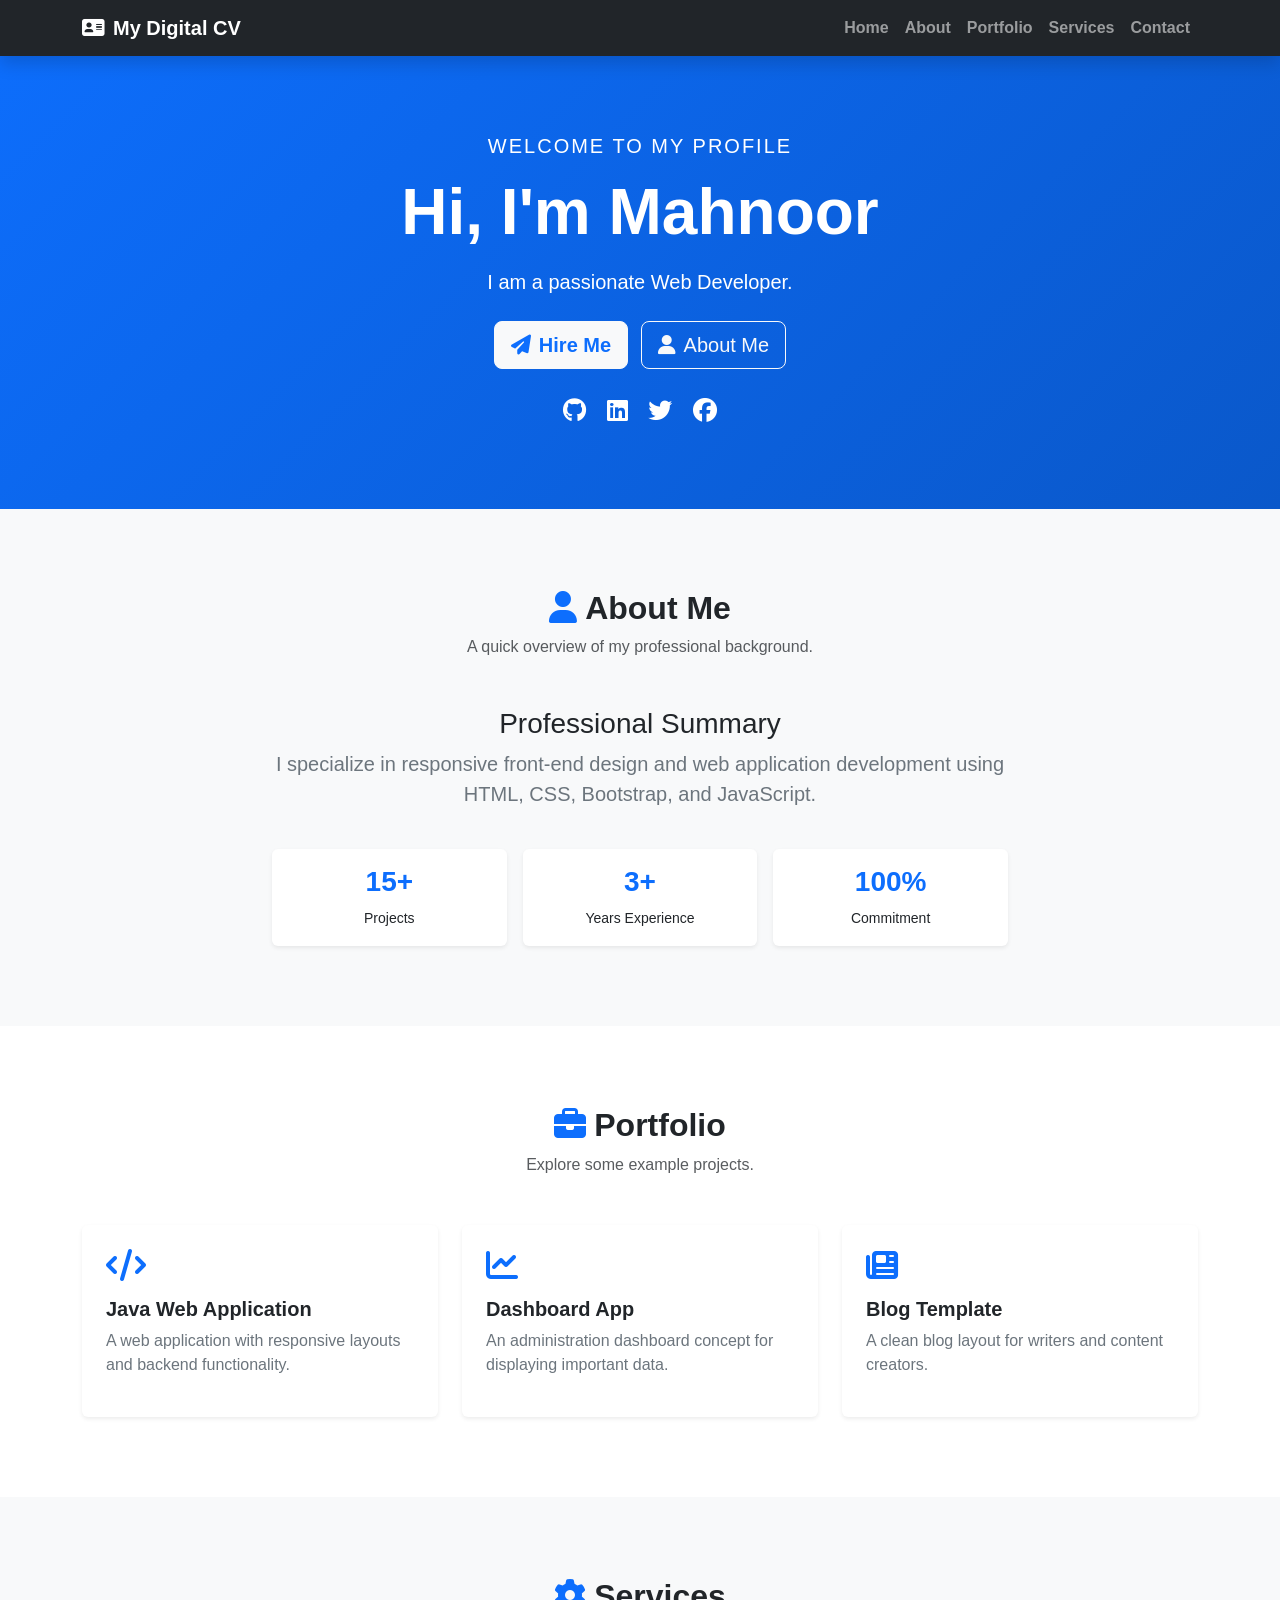
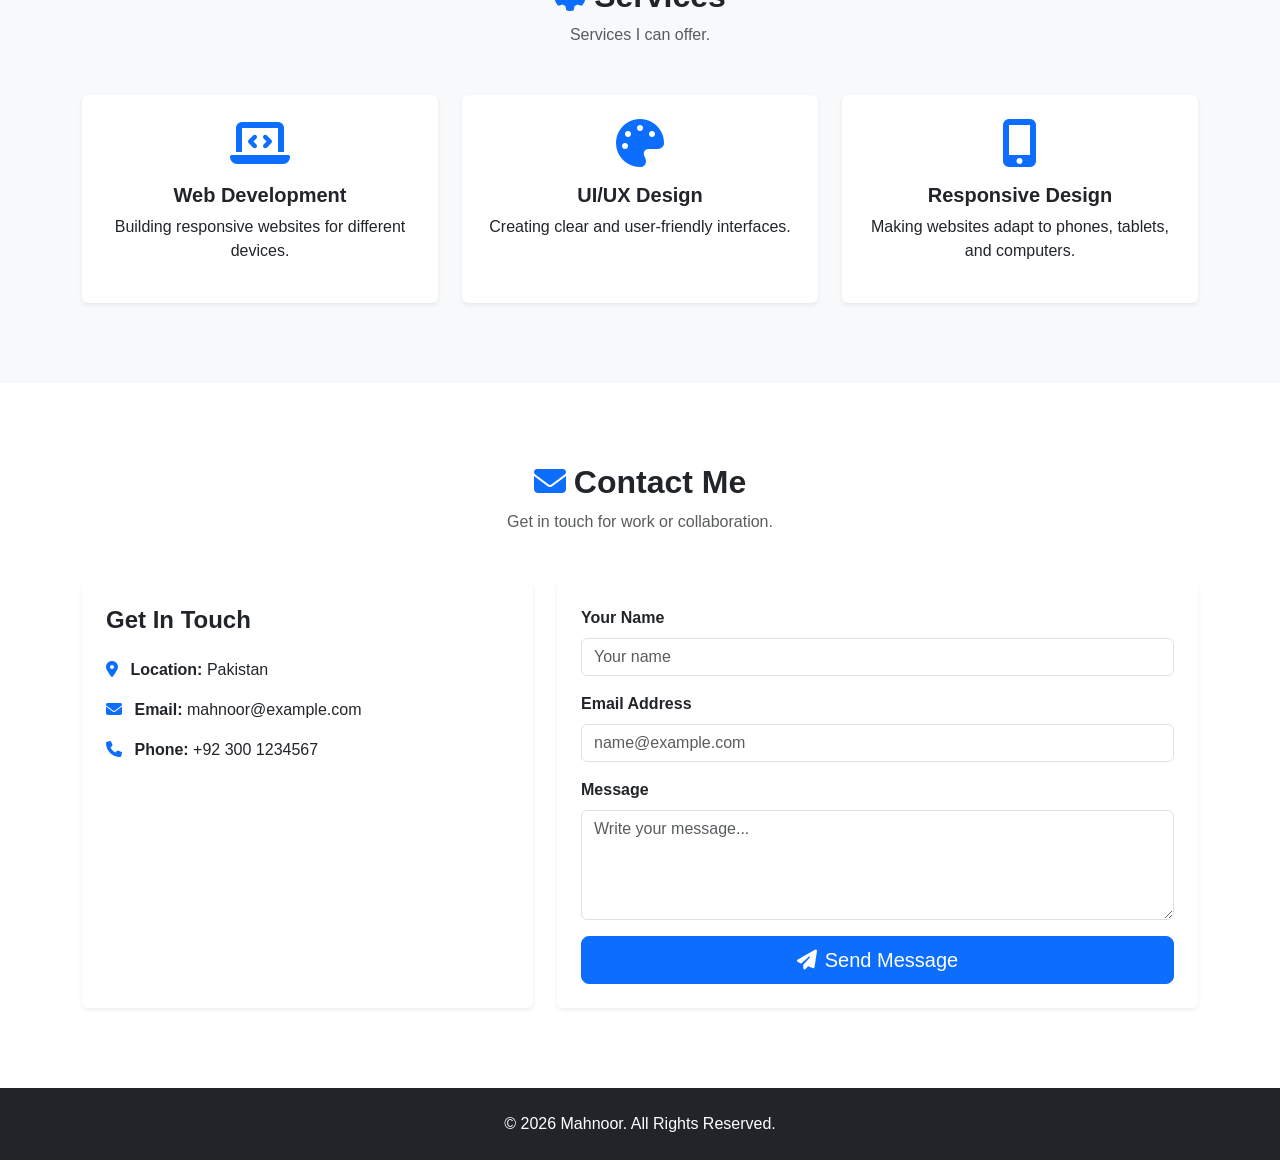
<file: index.mahnoor.html>
<!DOCTYPE html>
<html lang="en">
<head>
    <meta charset="UTF-8">
    <meta name="viewport" content="width=device-width, initial-scale=1.0">
    <title>Digital CV - Mahnoor</title>

    <!-- Bootstrap CSS -->
    <link href="https://cdn.jsdelivr.net/npm/bootstrap@5.3.3/dist/css/bootstrap.min.css" rel="stylesheet">

    <!-- Font Awesome -->
    <link rel="stylesheet" href="https://cdnjs.cloudflare.com/ajax/libs/font-awesome/6.5.2/css/all.min.css">

    <style>
        html {
            scroll-behavior: smooth;
            scroll-padding-top: 75px;
        }

        body {
            font-family: Arial, sans-serif;
        }

        .hero-section {
            background: linear-gradient(135deg, #0d6efd, #0a58ca);
            color: white;
            padding: 110px 0 80px;
        }

        section {
            padding: 80px 0;
        }

        .tracking-wide {
            letter-spacing: 2px;
        }

        .social-icons a {
            color: white;
            font-size: 1.5rem;
            margin: 0 8px;
            transition: opacity 0.3s;
        }

        .social-icons a:hover {
            opacity: 0.7;
        }

        .project-card {
            transition: transform 0.3s;
        }

        .project-card:hover {
            transform: translateY(-5px);
        }
    </style>
</head>

<body>

    <!-- Navigation -->
    <nav class="navbar navbar-expand-lg navbar-dark bg-dark fixed-top shadow">
        <div class="container">
            <a class="navbar-brand fw-bold" href="#home">
                <i class="fa-solid fa-address-card me-2"></i>My Digital CV
            </a>

            <button class="navbar-toggler" type="button"
                data-bs-toggle="collapse"
                data-bs-target="#navbarNav"
                aria-controls="navbarNav"
                aria-expanded="false"
                aria-label="Toggle navigation">
                <span class="navbar-toggler-icon"></span>
            </button>

            <div class="collapse navbar-collapse" id="navbarNav">
                <ul class="navbar-nav ms-auto fw-semibold">
                    <li class="nav-item"><a class="nav-link" href="#home">Home</a></li>
                    <li class="nav-item"><a class="nav-link" href="#about">About</a></li>
                    <li class="nav-item"><a class="nav-link" href="#portfolio">Portfolio</a></li>
                    <li class="nav-item"><a class="nav-link" href="#services">Services</a></li>
                    <li class="nav-item"><a class="nav-link" href="#contact">Contact</a></li>
                </ul>
            </div>
        </div>
    </nav>

    <!-- Home -->
    <section id="home" class="hero-section text-center">
        <div class="container mt-4">
            <h5 class="text-uppercase tracking-wide">Welcome to my profile</h5>
            <h1 class="display-3 fw-bold my-3">Hi, I'm Mahnoor</h1>

            <p class="lead mb-4">
                I am a passionate Web Developer.
            </p>

            <a href="#contact" class="btn btn-light btn-lg text-primary fw-bold me-2">
                <i class="fa-solid fa-paper-plane me-2"></i>Hire Me
            </a>

            <a href="#about" class="btn btn-outline-light btn-lg">
                <i class="fa-solid fa-user me-2"></i>About Me
            </a>

            <div class="social-icons mt-4">
                <a href="https://github.com/" aria-label="GitHub"><i class="fa-brands fa-github"></i></a>
                <a href="https://linkedin.com/" aria-label="LinkedIn"><i class="fa-brands fa-linkedin"></i></a>
                <a href="https://twitter.com/" aria-label="Twitter"><i class="fa-brands fa-twitter"></i></a>
                <a href="https://facebook.com/" aria-label="Facebook"><i class="fa-brands fa-facebook"></i></a>
            </div>
        </div>
    </section>

    <!-- About -->
    <section id="about" class="bg-light">
        <div class="container">
            <div class="text-center mb-5">
                <h2 class="fw-bold">
                    <i class="fa-solid fa-user text-primary me-2"></i>About Me
                </h2>
                <p class="text-muted">A quick overview of my professional background.</p>
            </div>

            <div class="row justify-content-center">
                <div class="col-md-8 text-center">
                    <h3>Professional Summary</h3>
                    <p class="text-secondary lead">
                        I specialize in responsive front-end design and web
                        application development using HTML, CSS, Bootstrap,
                        and JavaScript.
                    </p>

                    <div class="row g-3 mt-4">
                        <div class="col-4">
                            <div class="p-3 bg-white shadow-sm rounded">
                                <h3 class="fw-bold text-primary">15+</h3>
                                <small>Projects</small>
                            </div>
                        </div>
                        <div class="col-4">
                            <div class="p-3 bg-white shadow-sm rounded">
                                <h3 class="fw-bold text-primary">3+</h3>
                                <small>Years Experience</small>
                            </div>
                        </div>
                        <div class="col-4">
                            <div class="p-3 bg-white shadow-sm rounded">
                                <h3 class="fw-bold text-primary">100%</h3>
                                <small>Commitment</small>
                            </div>
                        </div>
                    </div>
                </div>
            </div>
        </div>
    </section>

    <!-- Portfolio -->
    <section id="portfolio">
        <div class="container">
            <div class="text-center mb-5">
                <h2 class="fw-bold">
                    <i class="fa-solid fa-briefcase text-primary me-2"></i>Portfolio
                </h2>
                <p class="text-muted">Explore some example projects.</p>
            </div>

            <div class="row g-4">
                <div class="col-md-4">
                    <div class="card project-card h-100 shadow-sm border-0">
                        <div class="card-body p-4">
                            <i class="fa-solid fa-code fa-2x text-primary mb-3"></i>
                            <h5 class="fw-bold">Java Web Application</h5>
                            <p class="text-secondary">
                                A web application with responsive layouts
                                and backend functionality.
                            </p>
                        </div>
                    </div>
                </div>

                <div class="col-md-4">
                    <div class="card project-card h-100 shadow-sm border-0">
                        <div class="card-body p-4">
                            <i class="fa-solid fa-chart-line fa-2x text-primary mb-3"></i>
                            <h5 class="fw-bold">Dashboard App</h5>
                            <p class="text-secondary">
                                An administration dashboard concept for
                                displaying important data.
                            </p>
                        </div>
                    </div>
                </div>

                <div class="col-md-4">
                    <div class="card project-card h-100 shadow-sm border-0">
                        <div class="card-body p-4">
                            <i class="fa-solid fa-newspaper fa-2x text-primary mb-3"></i>
                            <h5 class="fw-bold">Blog Template</h5>
                            <p class="text-secondary">
                                A clean blog layout for writers and
                                content creators.
                            </p>
                        </div>
                    </div>
                </div>
            </div>
        </div>
    </section>

    <!-- Services -->
    <section id="services" class="bg-light">
        <div class="container">
            <div class="text-center mb-5">
                <h2 class="fw-bold">
                    <i class="fa-solid fa-gear text-primary me-2"></i>Services
                </h2>
                <p class="text-muted">Services I can offer.</p>
            </div>

            <div class="row g-4">
                <div class="col-md-4">
                    <div class="card h-100 border-0 shadow-sm text-center p-4">
                        <i class="fa-solid fa-laptop-code fa-3x text-primary mb-3"></i>
                        <h5 class="fw-bold">Web Development</h5>
                        <p>Building responsive websites for different devices.</p>
                    </div>
                </div>

                <div class="col-md-4">
                    <div class="card h-100 border-0 shadow-sm text-center p-4">
                        <i class="fa-solid fa-palette fa-3x text-primary mb-3"></i>
                        <h5 class="fw-bold">UI/UX Design</h5>
                        <p>Creating clear and user-friendly interfaces.</p>
                    </div>
                </div>

                <div class="col-md-4">
                    <div class="card h-100 border-0 shadow-sm text-center p-4">
                        <i class="fa-solid fa-mobile-screen-button fa-3x text-primary mb-3"></i>
                        <h5 class="fw-bold">Responsive Design</h5>
                        <p>Making websites adapt to phones, tablets, and computers.</p>
                    </div>
                </div>
            </div>
        </div>
    </section>

    <!-- Contact -->
    <section id="contact">
        <div class="container">
            <div class="text-center mb-5">
                <h2 class="fw-bold">
                    <i class="fa-solid fa-envelope text-primary me-2"></i>Contact Me
                </h2>
                <p class="text-muted">Get in touch for work or collaboration.</p>
            </div>

            <div class="row g-4">
                <div class="col-md-5">
                    <div class="card p-4 h-100 border-0 shadow-sm">
                        <h4 class="fw-bold mb-4">Get In Touch</h4>

                        <p>
                            <i class="fa-solid fa-location-dot text-primary me-2"></i>
                            <strong>Location:</strong> Pakistan
                        </p>

                        <p>
                            <i class="fa-solid fa-envelope text-primary me-2"></i>
                            <strong>Email:</strong> mahnoor@example.com
                        </p>

                        <p>
                            <i class="fa-solid fa-phone text-primary me-2"></i>
                            <strong>Phone:</strong> +92 300 1234567
                        </p>
                    </div>
                </div>

                <div class="col-md-7">
                    <form class="card p-4 border-0 shadow-sm"
                        action="mailto:mahnoor@example.com"
                        method="post"
                        enctype="text/plain">

                        <div class="mb-3">
                            <label for="name" class="form-label fw-semibold">Your Name</label>
                            <input type="text" class="form-control" id="name"
                                name="name" placeholder="Your name" required>
                        </div>

                        <div class="mb-3">
                            <label for="email" class="form-label fw-semibold">Email Address</label>
                            <input type="email" class="form-control" id="email"
                                name="email" placeholder="name@example.com" required>
                        </div>

                        <div class="mb-3">
                            <label for="message" class="form-label fw-semibold">Message</label>
                            <textarea class="form-control" id="message"
                                name="message" rows="4"
                                placeholder="Write your message..." required></textarea>
                        </div>

                        <button type="submit" class="btn btn-primary btn-lg">
                            <i class="fa-solid fa-paper-plane me-2"></i>Send Message
                        </button>
                    </form>
                </div>
            </div>
        </div>
    </section>

    <!-- Footer -->
    <footer class="bg-dark text-white text-center py-4">
        <div class="container">
            <p class="mb-0">&copy; 2026 Mahnoor. All Rights Reserved.</p>
        </div>
    </footer>

    <!-- Bootstrap JavaScript -->
    <script src="https://cdn.jsdelivr.net/npm/bootstrap@5.3.3/dist/js/bootstrap.bundle.min.js"></script>

</body>
</html>
</file>
